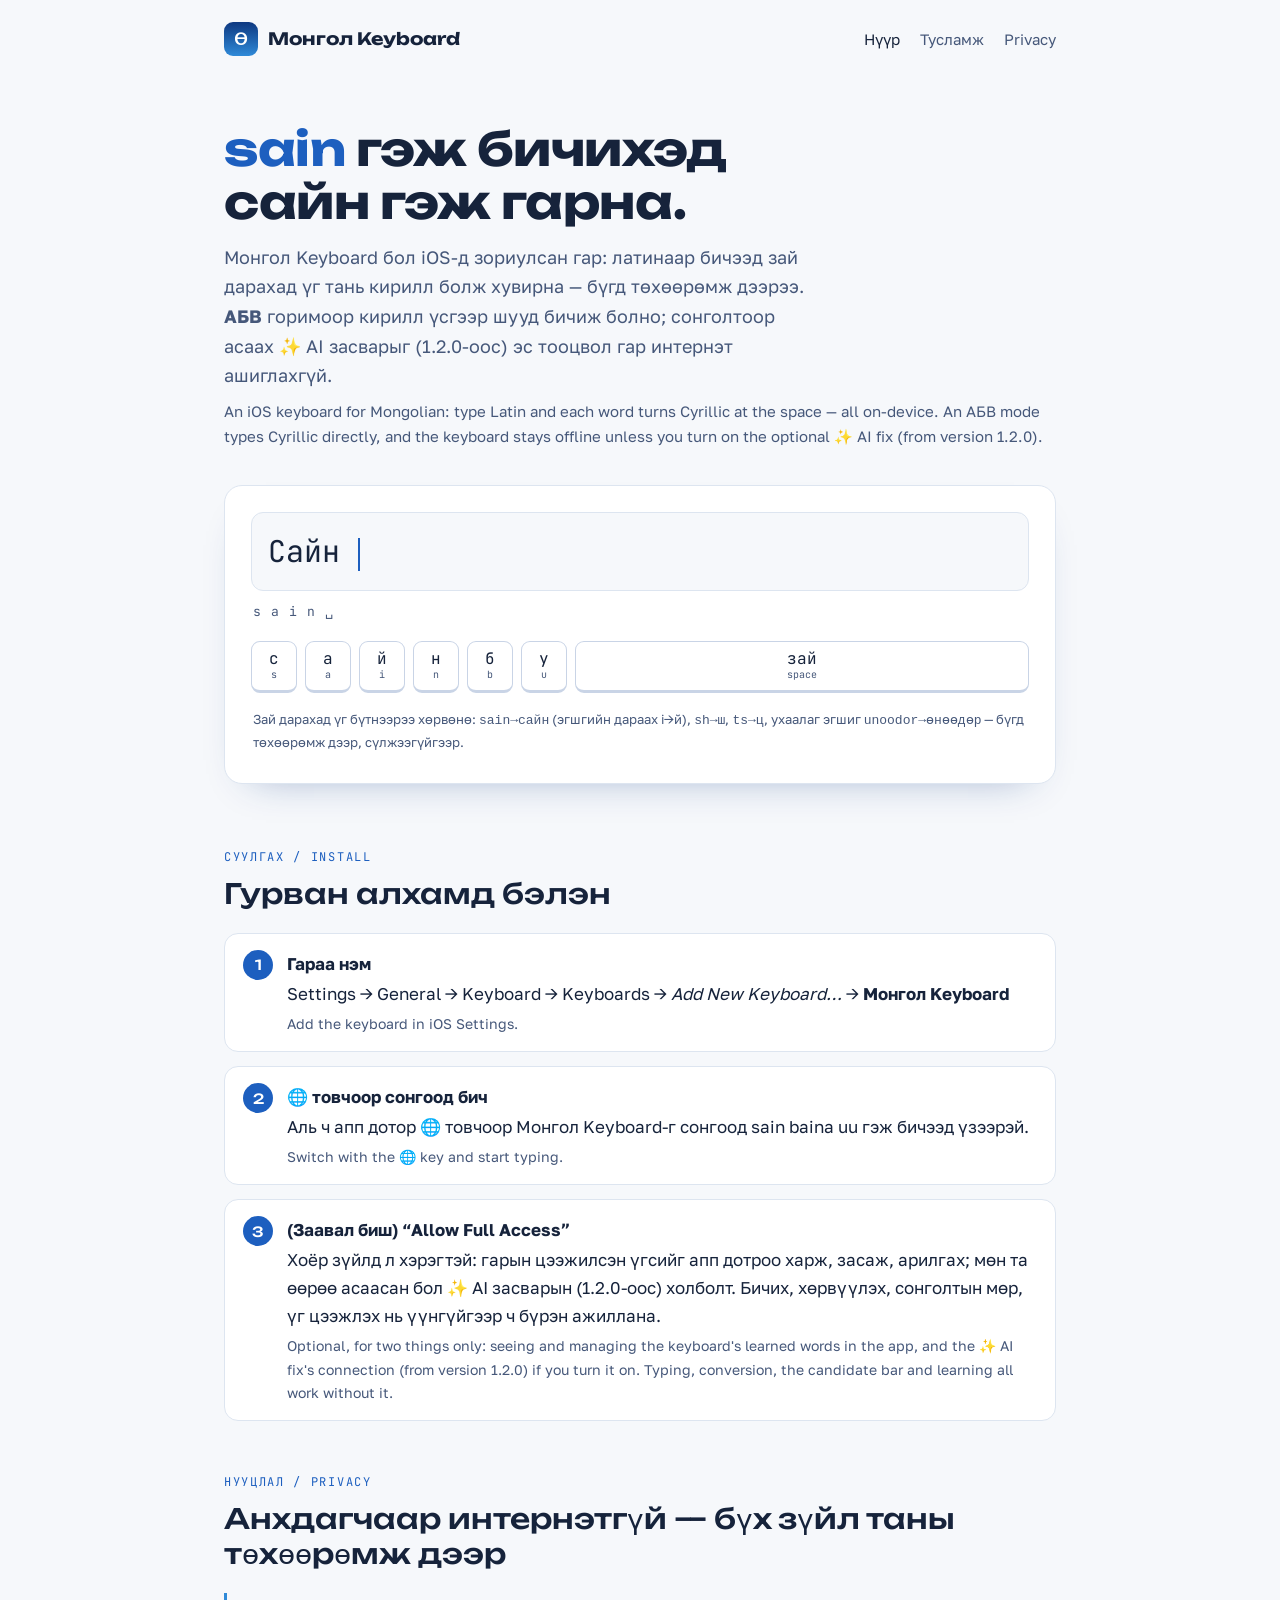
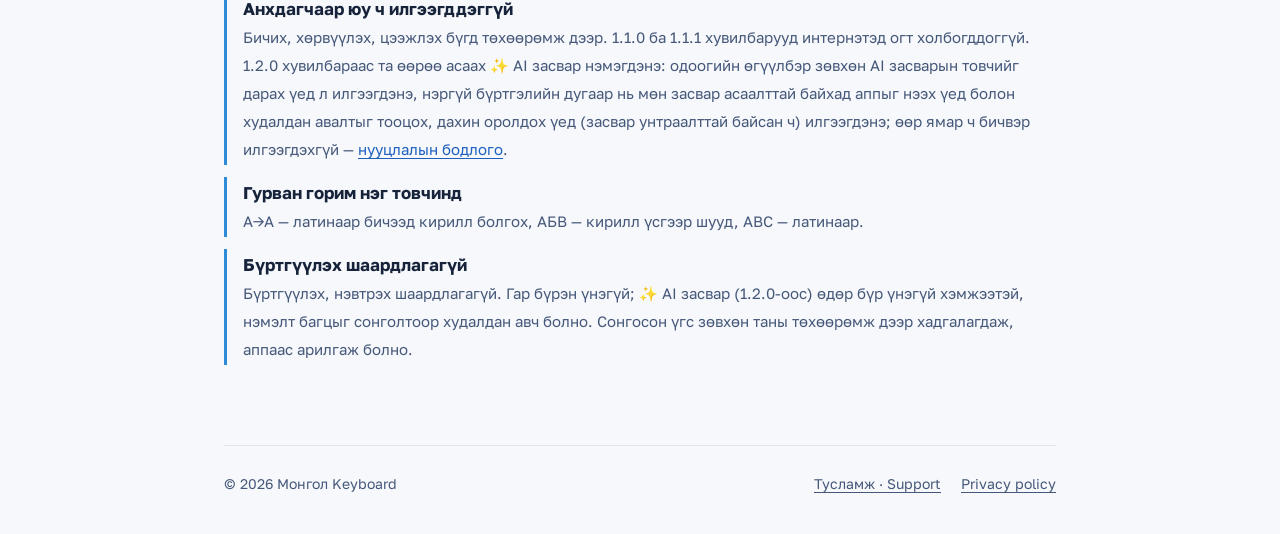
<file: index.html>
<!doctype html>
<html lang="mn">
<head>
  <meta charset="utf-8">
  <meta name="viewport" content="width=device-width, initial-scale=1">
  <title>Монгол Keyboard — Латинаар бич, кириллээр гарна</title>
  <meta name="description" content="iOS гар: латинаар бичээд зай дарахад үг тань монгол кирилл болж хувирна. Бүгд төхөөрөмж дээр; сонголтоор асаах ✨ AI засварыг (1.2.0-оос) эс тооцвол интернэтгүй.">
  <meta name="color-scheme" content="light dark">
  <link rel="preconnect" href="https://fonts.googleapis.com">
  <link rel="preconnect" href="https://fonts.gstatic.com" crossorigin>
  <link href="https://fonts.googleapis.com/css2?family=Unbounded:wght@500;700&family=Golos+Text:wght@400;500;600&family=JetBrains+Mono:wght@400;600&display=swap" rel="stylesheet">
  <link rel="stylesheet" href="assets/style.css">
  <link rel="icon" href="data:image/svg+xml,<svg xmlns='http://www.w3.org/2000/svg' viewBox='0 0 100 100'><rect width='100' height='100' rx='22' fill='%230E3880'/><text x='50' y='68' font-size='52' text-anchor='middle' fill='white' font-family='Arial'>Ө</text></svg>">
</head>
<body>
  <div class="wrap">

    <header class="site-header">
      <a class="wordmark" href="./"><span class="glyph" aria-hidden="true">Ө</span>Монгол Keyboard</a>
      <nav class="site-nav" aria-label="Site">
        <a href="./" aria-current="page">Нүүр</a>
        <a href="support/">Тусламж</a>
        <a href="privacy/">Privacy</a>
      </nav>
    </header>

    <main>
      <section class="hero">
        <h1><span class="lat">sain</span> гэж бичихэд <br>сайн гэж гарна.</h1>
        <p class="sub">Монгол Keyboard бол iOS-д зориулсан гар: латинаар бичээд зай дарахад үг тань кирилл болж хувирна — бүгд төхөөрөмж дээрээ. <strong>АБВ</strong> горимоор кирилл үсгээр шууд бичиж болно; сонголтоор асаах ✨ AI засварыг (1.2.0-оос) эс тооцвол гар интернэт ашиглахгүй.</p>
        <p class="sub-en" lang="en">An iOS keyboard for Mongolian: type Latin and each word turns Cyrillic at the space — all on-device. An АБВ mode types Cyrillic directly, and the keyboard stays offline unless you turn on the optional ✨ AI fix (from version 1.2.0).</p>

        <div class="demo">
          <div class="demo-live">
            <div class="demo-field" id="demo-text" aria-hidden="true"></div>
            <div class="demo-latin" id="demo-latin" aria-hidden="true"></div>
            <div class="keyrow" id="demo-keys" aria-hidden="true">
              <div class="key" data-key="s">с<small>s</small></div>
              <div class="key" data-key="a">а<small>a</small></div>
              <div class="key" data-key="i">й<small>i</small></div>
              <div class="key" data-key="n">н<small>n</small></div>
              <div class="key" data-key="b">б<small>b</small></div>
              <div class="key" data-key="u">у<small>u</small></div>
              <div class="key" data-key="space" style="flex:1 1 90px">зай<small>space</small></div>
            </div>
          </div>
          <div class="demo-static">
            <div class="demo-field">sain baina uu <span class="arrow">→</span> Сайн байна уу</div>
          </div>
          <p class="demo-note">Зай дарахад үг бүтнээрээ хөрвөнө: <code>sain→сайн</code> (эгшгийн дараах i→й), <code>sh→ш</code>, <code>ts→ц</code>, ухаалаг эгшиг <code>unoodor→өнөөдөр</code> — бүгд төхөөрөмж дээр, сүлжээгүйгээр.</p>
        </div>
      </section>

      <section id="install">
        <p class="eyebrow">Суулгах / Install</p>
        <h2>Гурван алхамд бэлэн</h2>
        <ol class="steps">
          <li>
            <b>Гараа нэм</b>
            Settings → General → Keyboard → Keyboards → <i>Add New Keyboard…</i> → <b>Монгол Keyboard</b>
            <span class="en" lang="en">Add the keyboard in iOS Settings.</span>
          </li>
          <li>
            <b>🌐 товчоор сонгоод бич</b>
            Аль ч апп дотор 🌐 товчоор Монгол Keyboard-г сонгоод <span class="lat">sain baina uu</span> гэж бичээд үзээрэй.
            <span class="en" lang="en">Switch with the 🌐 key and start typing.</span>
          </li>
          <li>
            <b>(Заавал биш) “Allow Full Access”</b>
            Хоёр зүйлд л хэрэгтэй: гарын цээжилсэн үгсийг апп дотроо харж, засаж, арилгах; мөн та өөрөө асаасан бол ✨ AI засварын (1.2.0-оос) холболт. Бичих, хөрвүүлэх, сонголтын мөр, үг цээжлэх нь үүнгүйгээр ч бүрэн ажиллана.
            <span class="en" lang="en">Optional, for two things only: seeing and managing the keyboard's learned words in the app, and the ✨ AI fix's connection (from version 1.2.0) if you turn it on. Typing, conversion, the candidate bar and learning all work without it.</span>
          </li>
        </ol>
      </section>

      <section id="offline">
        <p class="eyebrow">Нууцлал / Privacy</p>
        <h2>Анхдагчаар интернэтгүй — бүх зүйл таны төхөөрөмж дээр</h2>
        <div class="promise">
          <div><b>Анхдагчаар юу ч илгээгддэггүй</b><span>Бичих, хөрвүүлэх, цээжлэх бүгд төхөөрөмж дээр. 1.1.0 ба 1.1.1 хувилбарууд интернэтэд огт холбогддоггүй. 1.2.0 хувилбараас та өөрөө асаах ✨ AI засвар нэмэгдэнэ: одоогийн өгүүлбэр зөвхөн AI засварын товчийг дарах үед л илгээгдэнэ, нэргүй бүртгэлийн дугаар нь мөн засвар асаалттай байхад аппыг нээх үед болон худалдан авалтыг тооцох, дахин оролдох үед (засвар унтраалттай байсан ч) илгээгдэнэ; өөр ямар ч бичвэр илгээгдэхгүй — <a href="privacy/">нууцлалын бодлого</a>.</span></div>
          <div><b>Гурван горим нэг товчинд</b><span>A→А — латинаар бичээд кирилл болгох, АБВ — кирилл үсгээр шууд, ABC — латинаар.</span></div>
          <div><b>Бүртгүүлэх шаардлагагүй</b><span>Бүртгүүлэх, нэвтрэх шаардлагагүй. Гар бүрэн үнэгүй; ✨ AI засвар (1.2.0-оос) өдөр бүр үнэгүй хэмжээтэй, нэмэлт багцыг сонголтоор худалдан авч болно. Сонгосон үгс зөвхөн таны төхөөрөмж дээр хадгалагдаж, аппаас арилгаж болно.</span></div>
        </div>
      </section>
    </main>

    <footer class="site-footer">
      <span>© 2026 Монгол Keyboard</span>
      <nav aria-label="Footer">
        <a href="support/">Тусламж · Support</a>
        <a href="privacy/">Privacy policy</a>
      </nav>
    </footer>

  </div>
  <script src="assets/demo.js" defer></script>
</body>
</html>
</file>
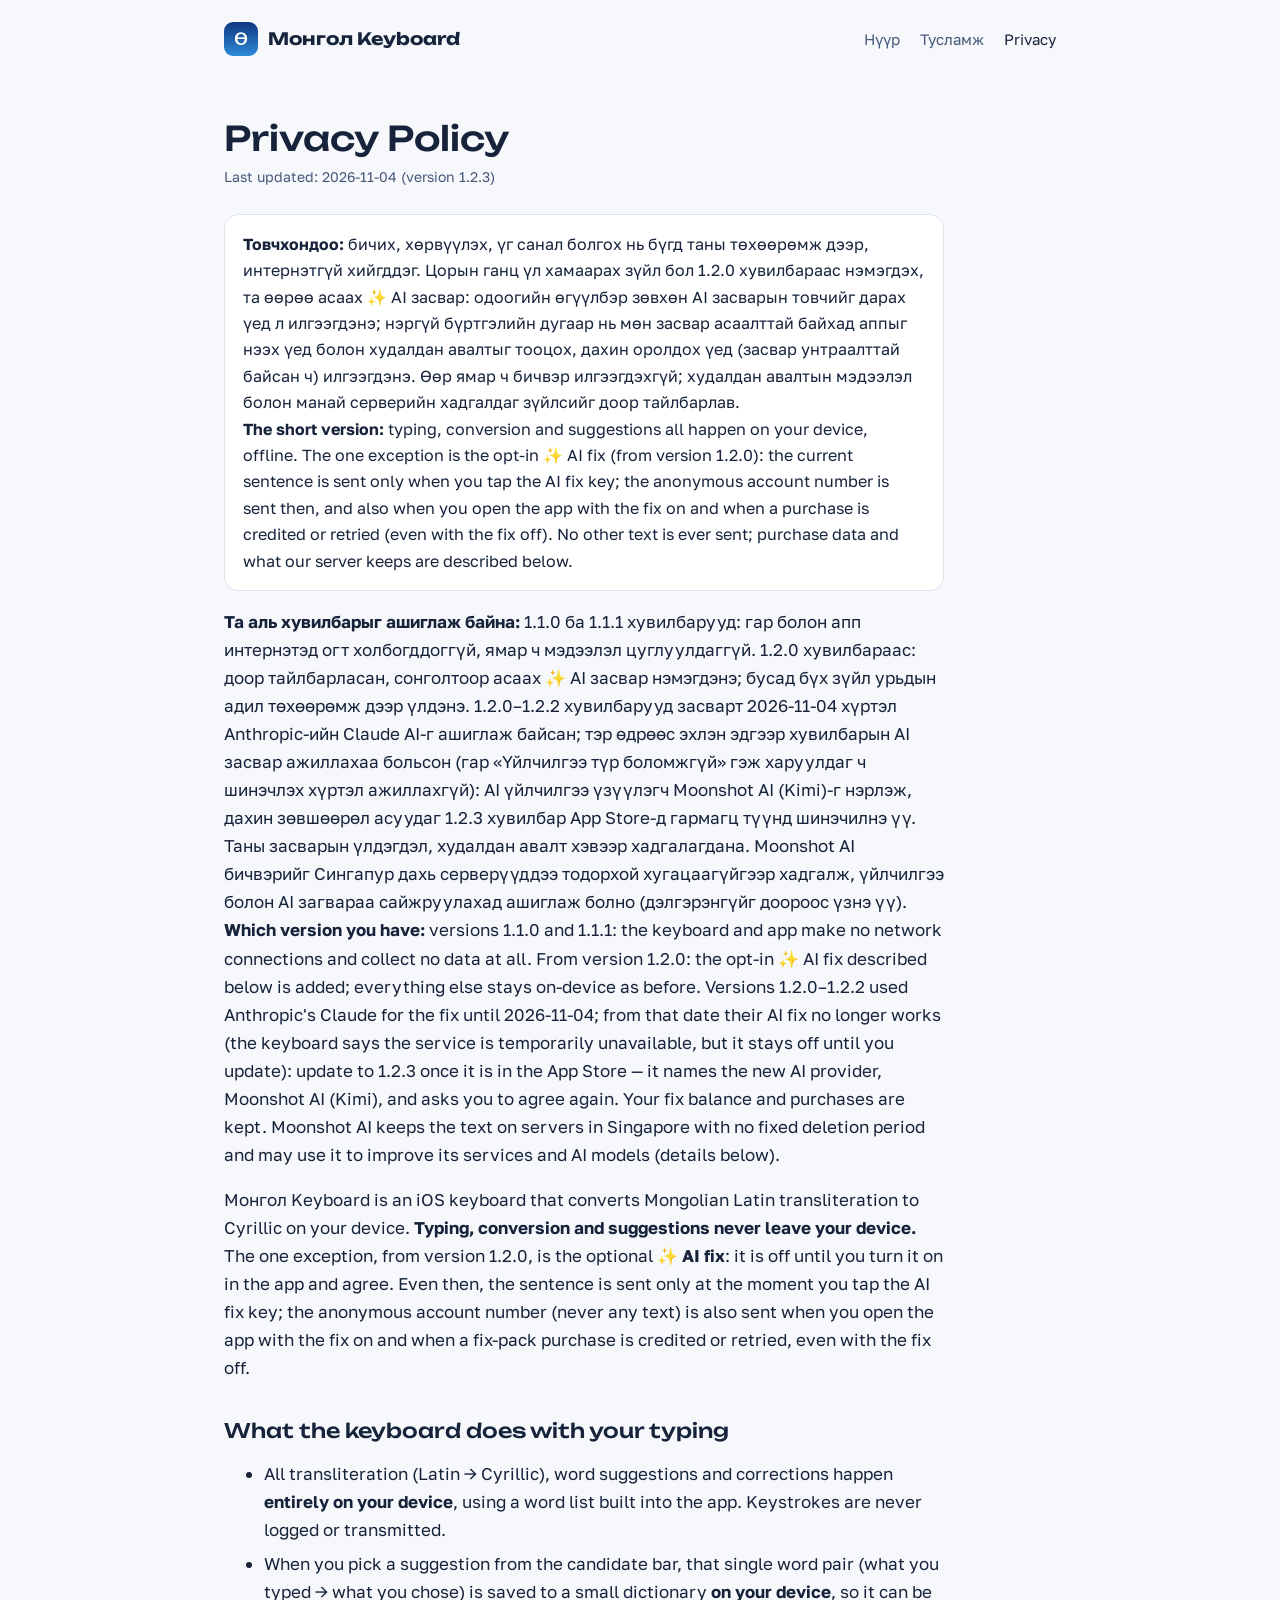
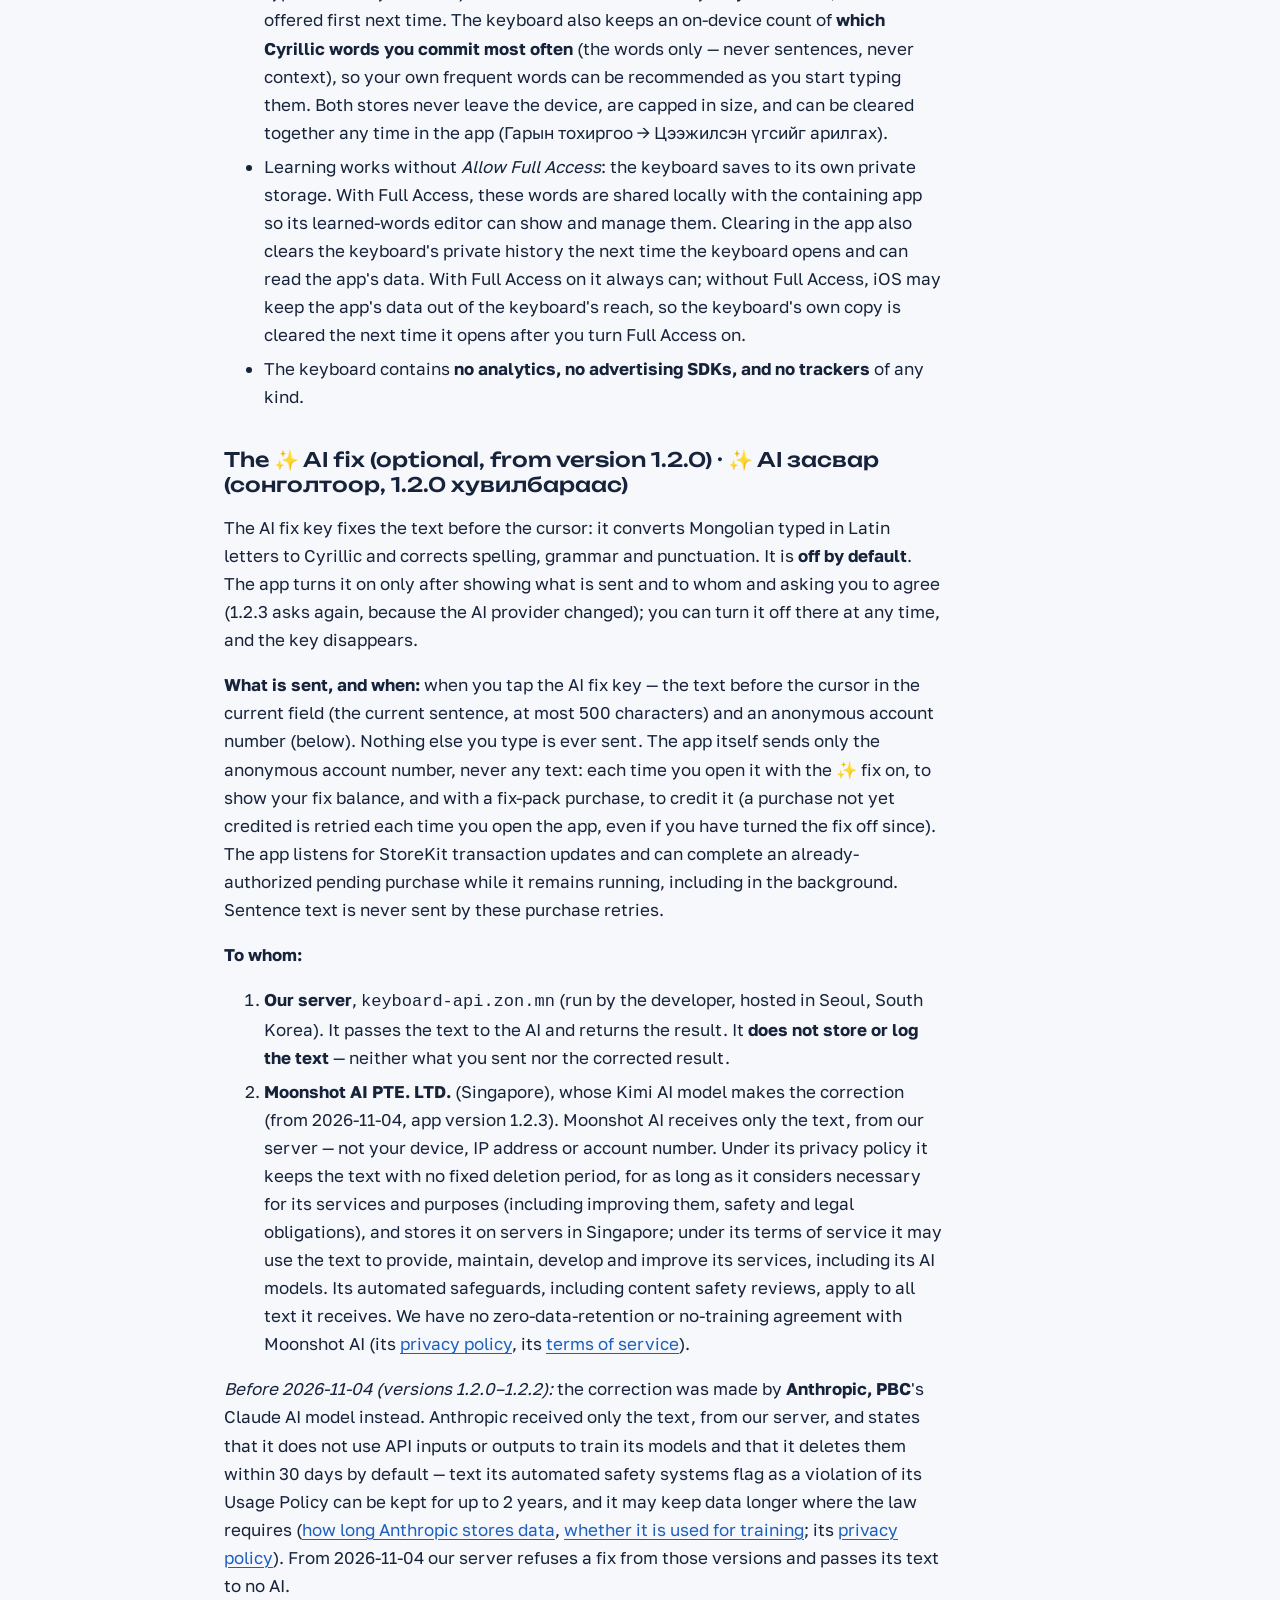
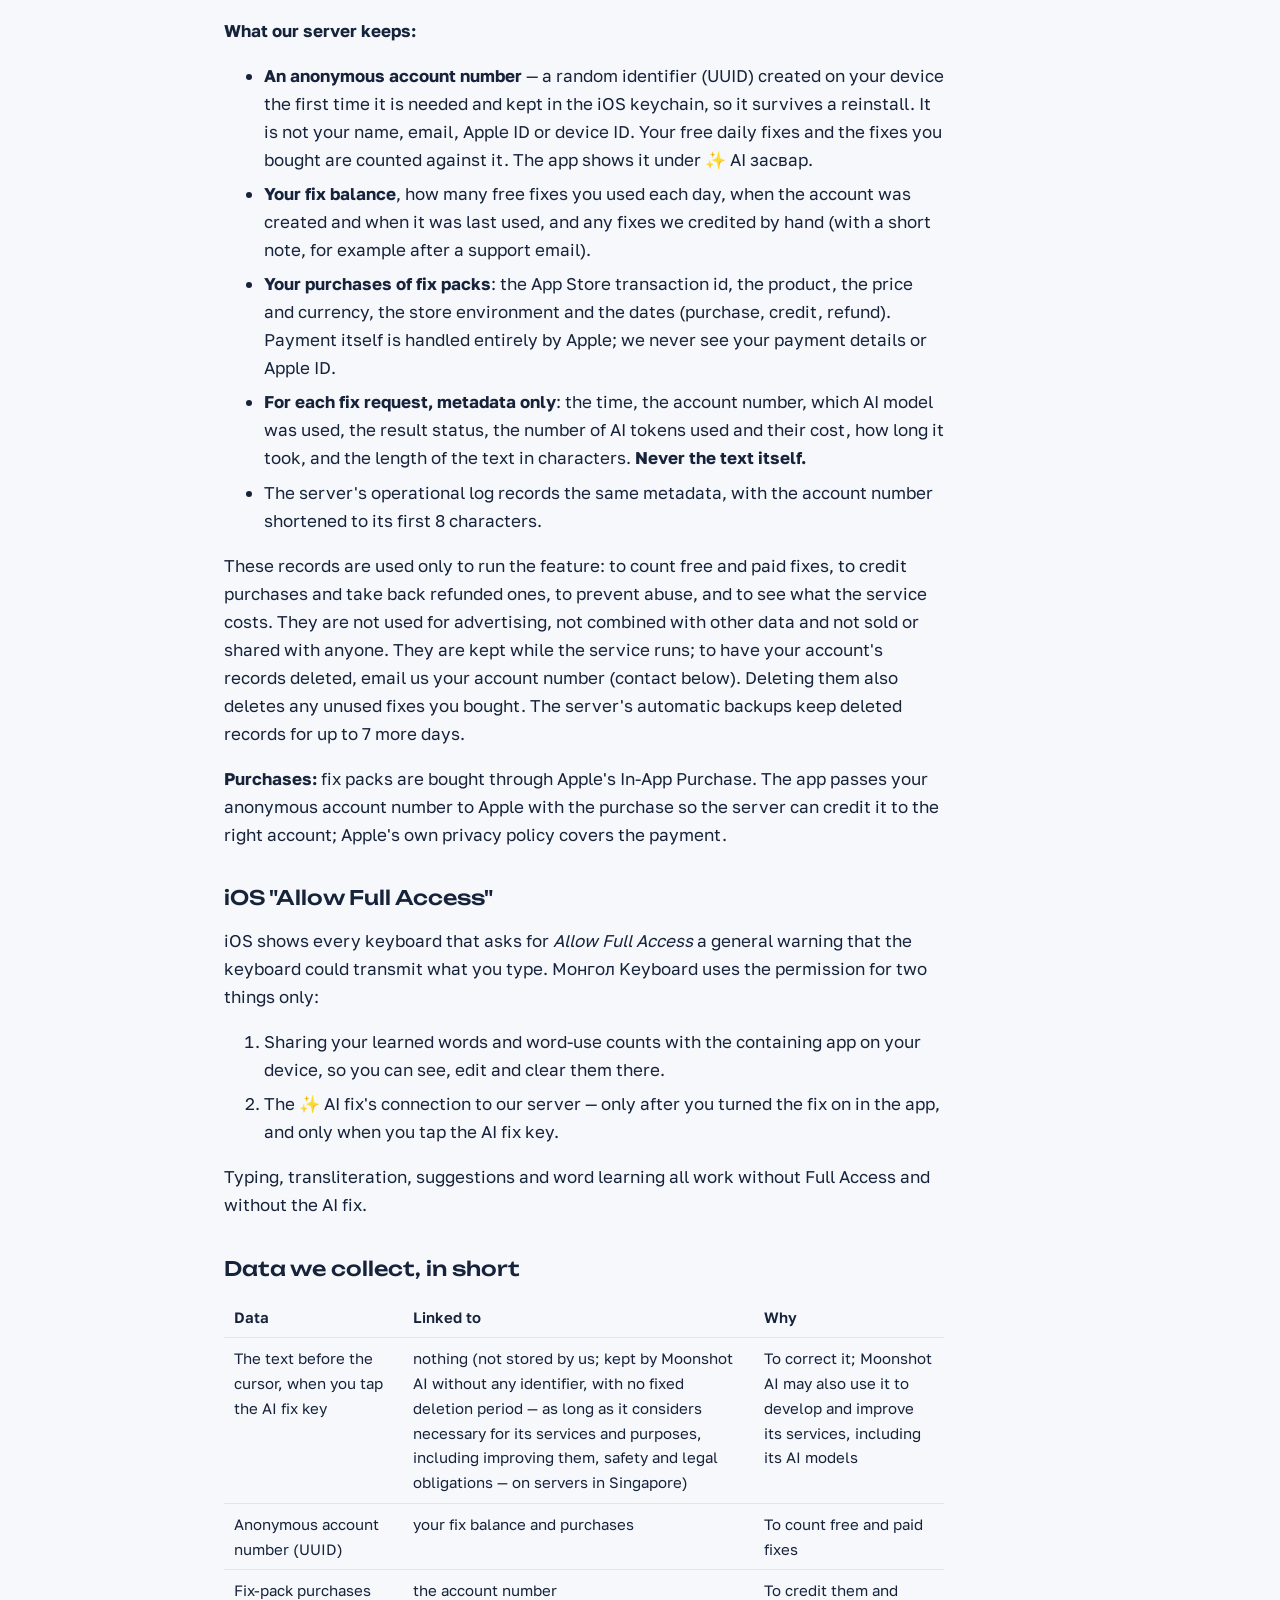
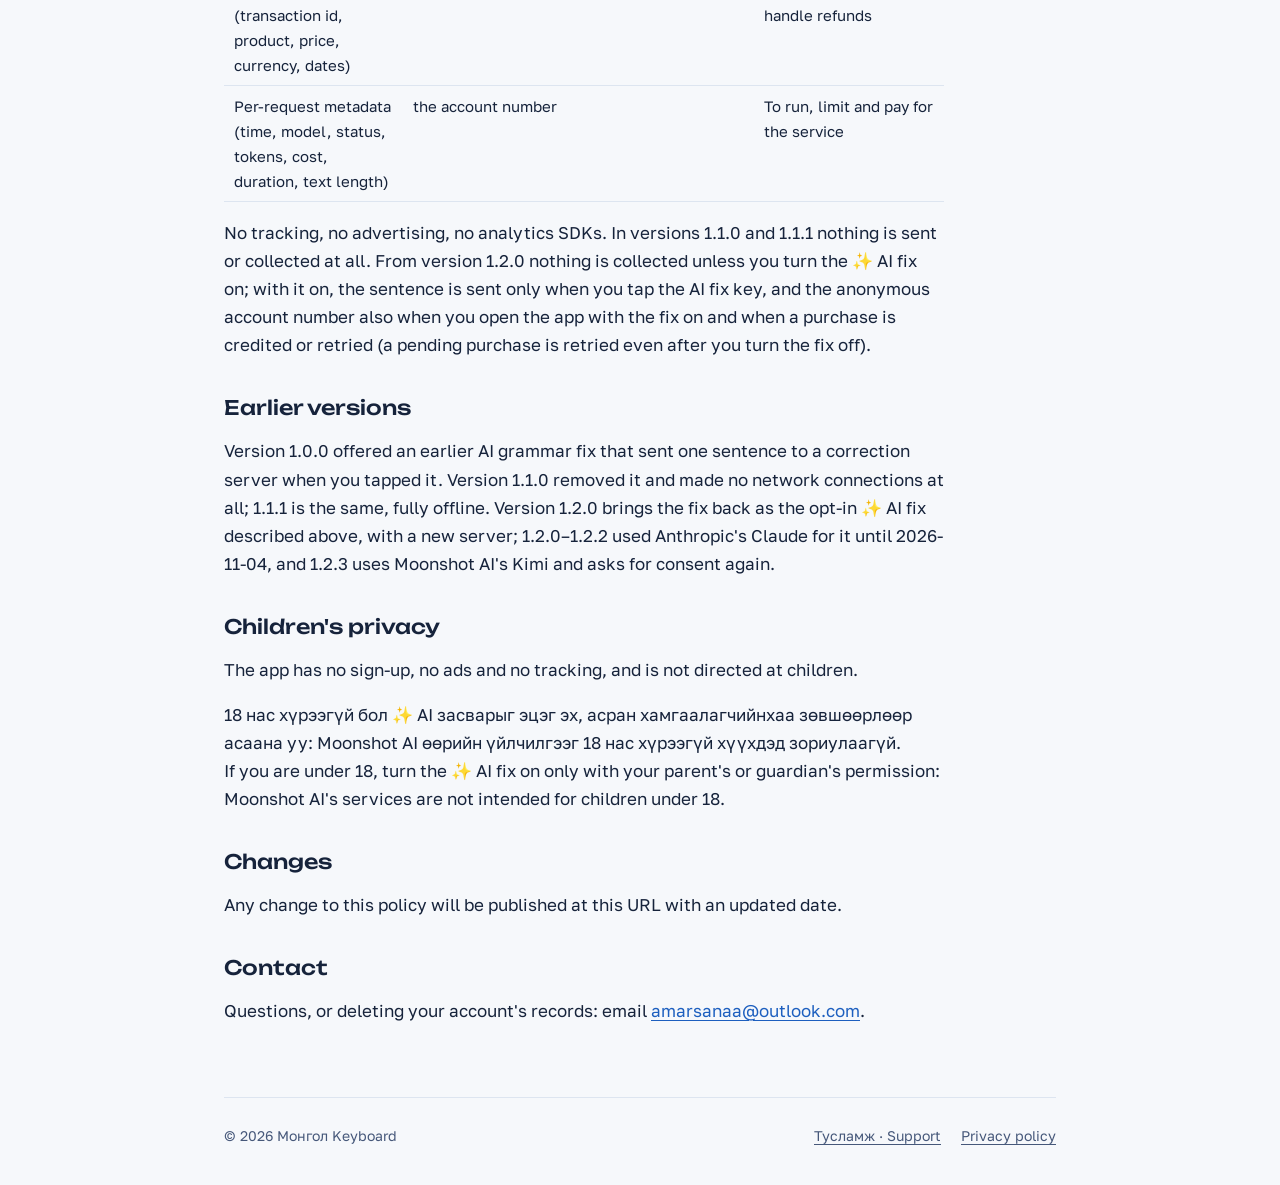
<file: privacy/index.html>
<!doctype html>
<html lang="en">
<head>
  <meta charset="utf-8">
  <meta name="viewport" content="width=device-width, initial-scale=1">
  <title>Privacy Policy — Монгол Keyboard</title>
  <meta name="description" content="Privacy policy for the Монгол Keyboard iOS app: typing, conversion and suggestions stay on-device and offline. Versions 1.1.0 and 1.1.1 make no network connections at all. From version 1.2.0 the opt-in ✨ AI fix sends the current sentence when you tap it, plus an anonymous account number (also when you open the app with the fix on to show your balance, and when a purchase is credited or retried, even with the fix off); sentence text is never stored or logged by us.">
  <meta name="color-scheme" content="light dark">
  <link rel="preconnect" href="https://fonts.googleapis.com">
  <link rel="preconnect" href="https://fonts.gstatic.com" crossorigin>
  <link href="https://fonts.googleapis.com/css2?family=Unbounded:wght@500;700&family=Golos+Text:wght@400;500;600&family=JetBrains+Mono:wght@400;600&display=swap" rel="stylesheet">
  <link rel="stylesheet" href="../assets/style.css">
  <link rel="icon" href="data:image/svg+xml,<svg xmlns='http://www.w3.org/2000/svg' viewBox='0 0 100 100'><rect width='100' height='100' rx='22' fill='%230E3880'/><text x='50' y='68' font-size='52' text-anchor='middle' fill='white' font-family='Arial'>Ө</text></svg>">
</head>
<body>
  <div class="wrap">

    <header class="site-header">
      <a class="wordmark" href="../"><span class="glyph" aria-hidden="true">Ө</span>Монгол Keyboard</a>
      <nav class="site-nav" aria-label="Site">
        <a href="../">Нүүр</a>
        <a href="../support/">Тусламж</a>
        <a href="./" aria-current="page">Privacy</a>
      </nav>
    </header>

    <main class="doc">
      <h1>Privacy Policy</h1>
      <p class="updated">Last updated: 2026-11-04 (version 1.2.3)</p>

      <p class="lede">
        <span lang="mn"><b>Товчхондоо:</b> бичих, хөрвүүлэх, үг санал болгох нь бүгд таны төхөөрөмж дээр, интернэтгүй хийгддэг. Цорын ганц үл хамаарах зүйл бол 1.2.0 хувилбараас нэмэгдэх, та өөрөө асаах ✨ AI засвар: одоогийн өгүүлбэр зөвхөн AI засварын товчийг дарах үед л илгээгдэнэ; нэргүй бүртгэлийн дугаар нь мөн засвар асаалттай байхад аппыг нээх үед болон худалдан авалтыг тооцох, дахин оролдох үед (засвар унтраалттай байсан ч) илгээгдэнэ. Өөр ямар ч бичвэр илгээгдэхгүй; худалдан авалтын мэдээлэл болон манай серверийн хадгалдаг зүйлсийг доор тайлбарлав.</span><br>
        <b>The short version:</b> typing, conversion and suggestions all happen on your device, offline. The one exception is the opt-in ✨ AI fix (from version 1.2.0): the current sentence is sent only when you tap the AI fix key; the anonymous account number is sent then, and also when you open the app with the fix on and when a purchase is credited or retried (even with the fix off). No other text is ever sent; purchase data and what our server keeps are described below.
      </p>

      <p>
        <span lang="mn"><b>Та аль хувилбарыг ашиглаж байна:</b> 1.1.0 ба 1.1.1 хувилбарууд: гар болон апп интернэтэд огт холбогддоггүй, ямар ч мэдээлэл цуглуулдаггүй. 1.2.0 хувилбараас: доор тайлбарласан, сонголтоор асаах ✨ AI засвар нэмэгдэнэ; бусад бүх зүйл урьдын адил төхөөрөмж дээр үлдэнэ. 1.2.0–1.2.2 хувилбарууд засварт 2026-11-04 хүртэл Anthropic-ийн Claude AI-г ашиглаж байсан; тэр өдрөөс эхлэн эдгээр хувилбарын AI засвар ажиллахаа больсон (гар «Үйлчилгээ түр боломжгүй» гэж харуулдаг ч шинэчлэх хүртэл ажиллахгүй): AI үйлчилгээ үзүүлэгч Moonshot AI (Kimi)-г нэрлэж, дахин зөвшөөрөл асуудаг 1.2.3 хувилбар App Store-д гармагц түүнд шинэчилнэ үү. Таны засварын үлдэгдэл, худалдан авалт хэвээр хадгалагдана. Moonshot AI бичвэрийг Сингапур дахь серверүүддээ тодорхой хугацаагүйгээр хадгалж, үйлчилгээ болон AI загвараа сайжруулахад ашиглаж болно (дэлгэрэнгүйг доороос үзнэ үү).</span><br>
        <b>Which version you have:</b> versions 1.1.0 and 1.1.1: the keyboard and app make no network connections and collect no data at all. From version 1.2.0: the opt-in ✨ AI fix described below is added; everything else stays on-device as before. Versions 1.2.0–1.2.2 used Anthropic's Claude for the fix until 2026-11-04; from that date their AI fix no longer works (the keyboard says the service is temporarily unavailable, but it stays off until you update): update to 1.2.3 once it is in the App Store — it names the new AI provider, Moonshot AI (Kimi), and asks you to agree again. Your fix balance and purchases are kept. Moonshot AI keeps the text on servers in Singapore with no fixed deletion period and may use it to improve its services and AI models (details below).
      </p>

      <p>Монгол Keyboard is an iOS keyboard that converts Mongolian Latin transliteration to Cyrillic on your device. <strong>Typing, conversion and suggestions never leave your device.</strong> The one exception, from version 1.2.0, is the optional <strong>✨ AI fix</strong>: it is off until you turn it on in the app and agree. Even then, the sentence is sent only at the moment you tap the AI fix key; the anonymous account number (never any text) is also sent when you open the app with the fix on and when a fix-pack purchase is credited or retried, even with the fix off.</p>

      <h2>What the keyboard does with your typing</h2>
      <ul>
        <li>All transliteration (Latin → Cyrillic), word suggestions and corrections happen <strong>entirely on your device</strong>, using a word list built into the app. Keystrokes are never logged or transmitted.</li>
        <li>When you pick a suggestion from the candidate bar, that single word pair (what you typed → what you chose) is saved to a small dictionary <strong>on your device</strong>, so it can be offered first next time. The keyboard also keeps an on-device count of <strong>which Cyrillic words you commit most often</strong> (the words only — never sentences, never context), so your own frequent words can be recommended as you start typing them. Both stores never leave the device, are capped in size, and can be cleared together any time in the app (Гарын тохиргоо → Цээжилсэн үгсийг арилгах).</li>
        <li>Learning works without <em>Allow Full Access</em>: the keyboard saves to its own private storage. With Full Access, these words are shared locally with the containing app so its learned-words editor can show and manage them. Clearing in the app also clears the keyboard's private history the next time the keyboard opens and can read the app's data. With Full Access on it always can; without Full Access, iOS may keep the app's data out of the keyboard's reach, so the keyboard's own copy is cleared the next time it opens after you turn Full Access on.</li>
        <li>The keyboard contains <strong>no analytics, no advertising SDKs, and no trackers</strong> of any kind.</li>
      </ul>

      <h2>The ✨ AI fix (optional, from version 1.2.0) <span lang="mn">· ✨ AI засвар (сонголтоор, 1.2.0 хувилбараас)</span></h2>
      <p>The AI fix key fixes the text before the cursor: it converts Mongolian typed in Latin letters to Cyrillic and corrects spelling, grammar and punctuation. It is <strong>off by default</strong>. The app turns it on only after showing what is sent and to whom and asking you to agree (1.2.3 asks again, because the AI provider changed); you can turn it off there at any time, and the key disappears.</p>

      <p><strong>What is sent, and when:</strong> when you tap the AI fix key — the text before the cursor in the current field (the current sentence, at most 500 characters) and an anonymous account number (below). Nothing else you type is ever sent. The app itself sends only the anonymous account number, never any text: each time you open it with the ✨ fix on, to show your fix balance, and with a fix-pack purchase, to credit it (a purchase not yet credited is retried each time you open the app, even if you have turned the fix off since). The app listens for StoreKit transaction updates and can complete an already-authorized pending purchase while it remains running, including in the background. Sentence text is never sent by these purchase retries.</p>

      <p><strong>To whom:</strong></p>
      <ol>
        <li><strong>Our server</strong>, <code>keyboard-api.zon.mn</code> (run by the developer, hosted in Seoul, South Korea). It passes the text to the AI and returns the result. It <strong>does not store or log the text</strong> — neither what you sent nor the corrected result.</li>
        <li><strong>Moonshot AI PTE. LTD.</strong> (Singapore), whose Kimi AI model makes the correction (from 2026-11-04, app version 1.2.3). Moonshot AI receives only the text, from our server — not your device, IP address or account number. Under its privacy policy it keeps the text with no fixed deletion period, for as long as it considers necessary for its services and purposes (including improving them, safety and legal obligations), and stores it on servers in Singapore; under its terms of service it may use the text to provide, maintain, develop and improve its services, including its AI models. Its automated safeguards, including content safety reviews, apply to all text it receives. We have no zero-data-retention or no-training agreement with Moonshot AI (its <a href="https://platform.kimi.ai/docs/agreement/userprivacy" rel="noopener">privacy policy</a>, its <a href="https://platform.kimi.ai/docs/agreement/modeluse" rel="noopener">terms of service</a>).</li>
      </ol>

      <p><em>Before 2026-11-04 (versions 1.2.0–1.2.2):</em> the correction was made by <strong>Anthropic, PBC</strong>'s Claude AI model instead. Anthropic received only the text, from our server, and states that it does not use API inputs or outputs to train its models and that it deletes them within 30 days by default — text its automated safety systems flag as a violation of its Usage Policy can be kept for up to 2 years, and it may keep data longer where the law requires (<a href="https://privacy.claude.com/en/articles/7996866-how-long-do-you-store-my-organization-s-data" rel="noopener">how long Anthropic stores data</a>, <a href="https://privacy.claude.com/en/articles/7996868-is-my-data-used-for-model-training" rel="noopener">whether it is used for training</a>; its <a href="https://www.anthropic.com/legal/privacy" rel="noopener">privacy policy</a>). From 2026-11-04 our server refuses a fix from those versions and passes its text to no AI.</p>

      <p><strong>What our server keeps:</strong></p>
      <ul>
        <li><strong>An anonymous account number</strong> — a random identifier (UUID) created on your device the first time it is needed and kept in the iOS keychain, so it survives a reinstall. It is not your name, email, Apple ID or device ID. Your free daily fixes and the fixes you bought are counted against it. The app shows it under ✨ AI засвар.</li>
        <li><strong>Your fix balance</strong>, how many free fixes you used each day, when the account was created and when it was last used, and any fixes we credited by hand (with a short note, for example after a support email).</li>
        <li><strong>Your purchases of fix packs</strong>: the App Store transaction id, the product, the price and currency, the store environment and the dates (purchase, credit, refund). Payment itself is handled entirely by Apple; we never see your payment details or Apple ID.</li>
        <li><strong>For each fix request, metadata only</strong>: the time, the account number, which AI model was used, the result status, the number of AI tokens used and their cost, how long it took, and the length of the text in characters. <strong>Never the text itself.</strong></li>
        <li>The server's operational log records the same metadata, with the account number shortened to its first 8 characters.</li>
      </ul>

      <p>These records are used only to run the feature: to count free and paid fixes, to credit purchases and take back refunded ones, to prevent abuse, and to see what the service costs. They are not used for advertising, not combined with other data and not sold or shared with anyone. They are kept while the service runs; to have your account's records deleted, email us your account number (contact below). Deleting them also deletes any unused fixes you bought. The server's automatic backups keep deleted records for up to 7 more days.</p>

      <p><strong>Purchases:</strong> fix packs are bought through Apple's In-App Purchase. The app passes your anonymous account number to Apple with the purchase so the server can credit it to the right account; Apple's own privacy policy covers the payment.</p>

      <h2>iOS "Allow Full Access"</h2>
      <p>iOS shows every keyboard that asks for <em>Allow Full Access</em> a general warning that the keyboard could transmit what you type. Монгол Keyboard uses the permission for two things only:</p>
      <ol>
        <li>Sharing your learned words and word-use counts with the containing app on your device, so you can see, edit and clear them there.</li>
        <li>The ✨ AI fix's connection to our server — only after you turned the fix on in the app, and only when you tap the AI fix key.</li>
      </ol>
      <p>Typing, transliteration, suggestions and word learning all work without Full Access and without the AI fix.</p>

      <h2>Data we collect, in short</h2>
      <table>
        <thead>
          <tr><th>Data</th><th>Linked to</th><th>Why</th></tr>
        </thead>
        <tbody>
          <tr><td>The text before the cursor, when you tap the AI fix key</td><td>nothing (not stored by us; kept by Moonshot AI without any identifier, with no fixed deletion period — as long as it considers necessary for its services and purposes, including improving them, safety and legal obligations — on servers in Singapore)</td><td>To correct it; Moonshot AI may also use it to develop and improve its services, including its AI models</td></tr>
          <tr><td>Anonymous account number (UUID)</td><td>your fix balance and purchases</td><td>To count free and paid fixes</td></tr>
          <tr><td>Fix-pack purchases (transaction id, product, price, currency, dates)</td><td>the account number</td><td>To credit them and handle refunds</td></tr>
          <tr><td>Per-request metadata (time, model, status, tokens, cost, duration, text length)</td><td>the account number</td><td>To run, limit and pay for the service</td></tr>
        </tbody>
      </table>
      <p>No tracking, no advertising, no analytics SDKs. In versions 1.1.0 and 1.1.1 nothing is sent or collected at all. From version 1.2.0 nothing is collected unless you turn the ✨ AI fix on; with it on, the sentence is sent only when you tap the AI fix key, and the anonymous account number also when you open the app with the fix on and when a purchase is credited or retried (a pending purchase is retried even after you turn the fix off).</p>

      <h2>Earlier versions</h2>
      <p>Version 1.0.0 offered an earlier AI grammar fix that sent one sentence to a correction server when you tapped it. Version 1.1.0 removed it and made no network connections at all; 1.1.1 is the same, fully offline. Version 1.2.0 brings the fix back as the opt-in ✨ AI fix described above, with a new server; 1.2.0–1.2.2 used Anthropic's Claude for it until 2026-11-04, and 1.2.3 uses Moonshot AI's Kimi and asks for consent again.</p>

      <h2>Children's privacy</h2>
      <p>The app has no sign-up, no ads and no tracking, and is not directed at children.</p>
      <p>
        <span lang="mn">18 нас хүрээгүй бол ✨ AI засварыг эцэг эх, асран хамгаалагчийнхаа зөвшөөрлөөр асаана уу: Moonshot AI өөрийн үйлчилгээг 18 нас хүрээгүй хүүхдэд зориулаагүй.</span><br>
        If you are under 18, turn the ✨ AI fix on only with your parent's or guardian's permission: Moonshot AI's services are not intended for children under 18.
      </p>

      <h2>Changes</h2>
      <p>Any change to this policy will be published at this URL with an updated date.</p>

      <h2>Contact</h2>
      <p>Questions, or deleting your account's records: email <a href="mailto:amarsanaa@outlook.com">amarsanaa@outlook.com</a>.</p>
    </main>

    <footer class="site-footer">
      <span>© 2026 Монгол Keyboard</span>
      <nav aria-label="Footer">
        <a href="../support/">Тусламж · Support</a>
        <a href="./">Privacy policy</a>
      </nav>
    </footer>

  </div>
</body>
</html>
</file>
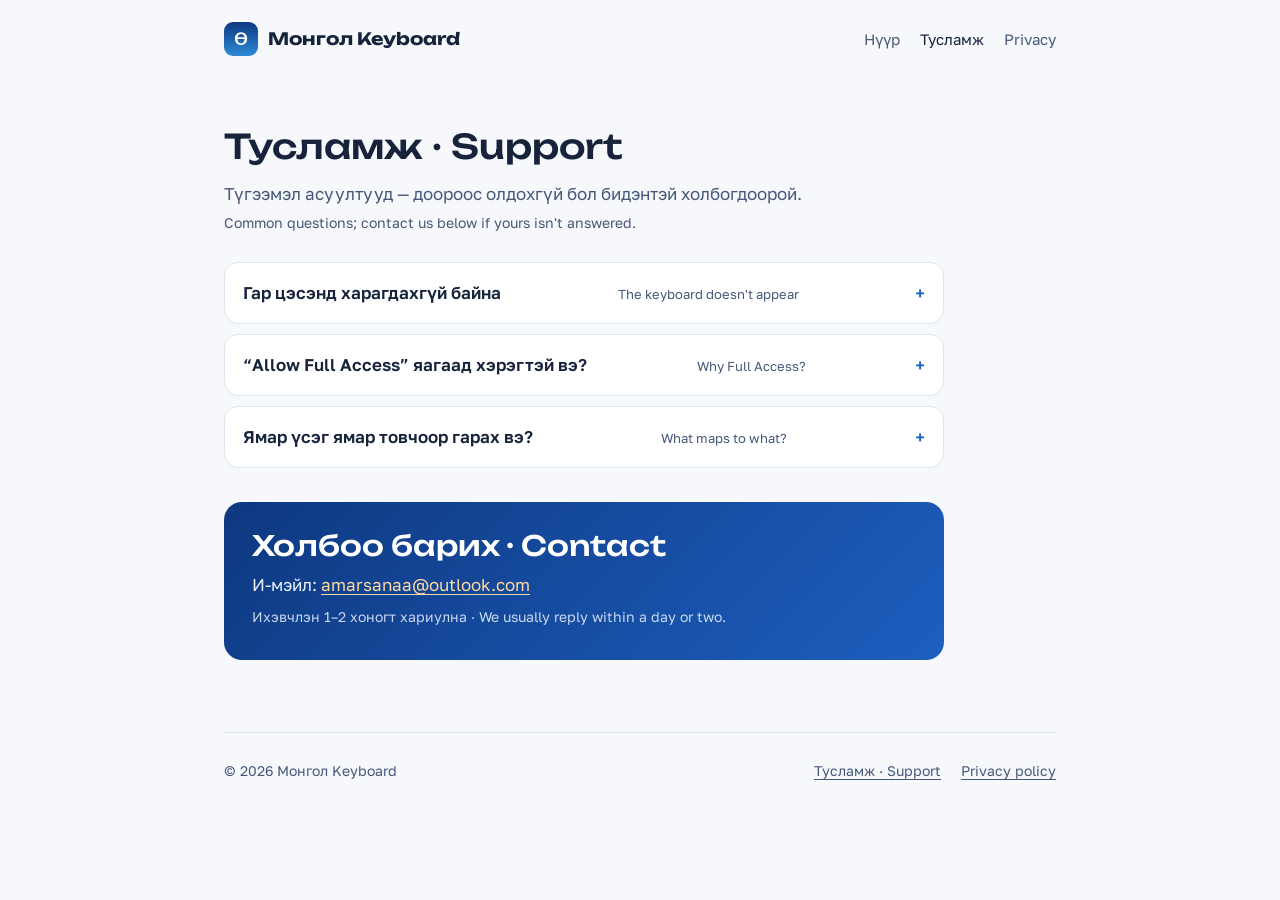
<file: support/index.html>
<!doctype html>
<html lang="mn">
<head>
  <meta charset="utf-8">
  <meta name="viewport" content="width=device-width, initial-scale=1">
  <title>Тусламж — Монгол Keyboard</title>
  <meta name="description" content="Монгол Keyboard-ийн тусламж: гараа суулгах, горимууд, түгээмэл асуултууд, холбоо барих.">
  <meta name="color-scheme" content="light dark">
  <link rel="preconnect" href="https://fonts.googleapis.com">
  <link rel="preconnect" href="https://fonts.gstatic.com" crossorigin>
  <link href="https://fonts.googleapis.com/css2?family=Unbounded:wght@500;700&family=Golos+Text:wght@400;500;600&family=JetBrains+Mono:wght@400;600&display=swap" rel="stylesheet">
  <link rel="stylesheet" href="../assets/style.css">
  <link rel="icon" href="data:image/svg+xml,<svg xmlns='http://www.w3.org/2000/svg' viewBox='0 0 100 100'><rect width='100' height='100' rx='22' fill='%230E3880'/><text x='50' y='68' font-size='52' text-anchor='middle' fill='white' font-family='Arial'>Ө</text></svg>">
</head>
<body>
  <div class="wrap">

    <header class="site-header">
      <a class="wordmark" href="../"><span class="glyph" aria-hidden="true">Ө</span>Монгол Keyboard</a>
      <nav class="site-nav" aria-label="Site">
        <a href="../">Нүүр</a>
        <a href="./" aria-current="page">Тусламж</a>
        <a href="../privacy/">Privacy</a>
      </nav>
    </header>

    <main class="faq">
      <h1 class="doc-title" style="font-family:'Unbounded',sans-serif;font-weight:500;font-size:clamp(24px,4vw,34px);margin:40px 0 6px;">Тусламж · Support</h1>
      <p style="color:var(--ink-soft);margin:0 0 26px;">Түгээмэл асуултууд — доороос олдохгүй бол бидэнтэй холбогдоорой.<br><span style="font-size:14px;">Common questions; contact us below if yours isn't answered.</span></p>

      <details>
        <summary>Гар цэсэнд харагдахгүй байна <span class="en-q" lang="en">The keyboard doesn't appear</span></summary>
        <p>Settings → General → Keyboard → Keyboards → <i>Add New Keyboard…</i> → <b>Монгол Keyboard</b>-г нэмсэн эсэхээ шалгаарай. Нэмсний дараа аль ч апп дотор 🌐 товчийг дараад (эсвэл удаан дарж) Монгол Keyboard-г сонгоно.</p>
        <p lang="en"><i>Add the keyboard in iOS Settings first, then switch to it with the 🌐 key in any app.</i></p>
      </details>

      <details>
        <summary>“Allow Full Access” яагаад хэрэгтэй вэ? <span class="en-q" lang="en">Why Full Access?</span></summary>
        <p>Заавал биш. Бид үүнийг хоёр зүйлд л ашиглана: гарын цээжилсэн үгс болон байнга бичдэг үгсийн тооллыг <b>зөвхөн төхөөрөмж дээр</b> аппад харуулж, засах, арилгах (хэзээ ч илгээгддэггүй); мөн (1.2.0-оос) та өөрөө асаасан бол ✨ AI засварын серверт холбогдох (зөвхөн AI засварын товчийг дарах үед). Бичих, хөрвүүлэх, сонголтын мөр, үг цээжлэх нь Full Access-гүйгээр ч бүрэн ажиллана. iOS ийм зөвшөөрөл хүссэн бүх гарт ерөнхий анхааруулга харуулдаг ч манай гар ✨ AI засварыг асаахгүй л бол интернэт ашиглахгүй — <a href="../privacy/">privacy policy</a>-г үзнэ үү.</p>
        <p lang="en"><i>Optional. We use it for two things only: showing the keyboard's learned words and word counts in the app so you can edit and clear them (on your device only, never transmitted), and, from version 1.2.0, the ✨ AI fix's connection to our server if you turn it on (only when you tap the AI fix key). Typing, conversion, the candidate bar and word learning all work without it. iOS shows a general warning for every keyboard that asks for it, but this keyboard stays offline unless you turn the ✨ AI fix on.</i></p>
      </details>

      <details>
        <summary>Ямар үсэг ямар товчоор гарах вэ? <span class="en-q" lang="en">What maps to what?</span></summary>
        <p><code>sh→ш</code> · <code>ch→ч</code> · <code>ts/c→ц</code> · <code>kh/h/x→х</code> · <code>yo→ё</code> · <code>yu→ю</code> · <code>ya→я</code> · <code>ii→ий</code> · <code>oe/ö→ө</code> · <code>ue/ü→ү</code> — бичиж буй үг идэвхтэй хэсэг болж тодорсон харагдах ба дээрх сонголтын мөрөөс хувилбар сонгож болно (сонголтыг тань гар төхөөрөмж дээрээ цээжилнэ); зай дарахад эхний хувилбараар хөрвөнө; ө, ү авахын тулд o, u товчийг удаан дарна. Түгээмэл үгсийн эгшгийн алдаа үг хөрвөхөд автоматаар засарна (unoodor → өнөөдөр). Эгшгийн дараах <code>i</code> нь <code>й</code> болно (<span style="font-family:'JetBrains Mono',monospace">sain→сайн</span>). Горимын товч A→А (латинаас кирилл) · АБВ (кирилл үсгээр шууд) · ABC (латинаар) гэж сэлгэнэ. Тоо, тэмдэгт (₮ орсон), эможи — 123 болон эможи давхаргаас.</p>
        <p lang="en"><i>The word you're typing shows as a highlighted segment with a candidate bar above the keys — space commits the first candidate, and your picks are remembered on your device. Long-press o or u for ө and ү. Common vowel mistypings auto-correct as the word converts (unoodor → өнөөдөр). The mode key cycles A→А (Latin to Cyrillic), АБВ (direct Cyrillic) and ABC (plain Latin); numbers, symbols (incl. ₮) and emoji live behind the 123 and 😀 keys.</i></p>
      </details>

      <div class="contact-card">
        <h2>Холбоо барих · Contact</h2>
        <p>И-мэйл: <a href="mailto:amarsanaa@outlook.com">amarsanaa@outlook.com</a></p>
        <p style="font-size:14px;opacity:.85;">Ихэвчлэн 1–2 хоногт хариулна · We usually reply within a day or two.</p>
      </div>
    </main>

    <footer class="site-footer">
      <span>© 2026 Монгол Keyboard</span>
      <nav aria-label="Footer">
        <a href="./">Тусламж · Support</a>
        <a href="../privacy/">Privacy policy</a>
      </nav>
    </footer>

  </div>
</body>
</html>
</file>
<file: assets/style.css>
/* Монгол Keyboard — site identity.
   Palette is the app icon's own: deep sky blues on cool paper.
   Display: Unbounded · Body: Golos Text · Demo/keys: JetBrains Mono. */

:root {
  --ink: #16233b;
  --ink-soft: #46587a;
  --paper: #f6f8fb;
  --card: #ffffff;
  --sky-deep: #0e3880;
  --sky: #1d5fbf;
  --sky-bright: #2f8ad8;
  --gold: #e8a13d;
  --key-face: #ffffff;
  --key-edge: #c9d4e6;
  --key-down: #dbe7f7;
  --rule: #dde5f0;
  --focus: #1d5fbf;
}

@media (prefers-color-scheme: dark) {
  :root {
    --ink: #e8eef8;
    --ink-soft: #9fb0cc;
    --paper: #0b1526;
    --card: #12203a;
    --sky-deep: #9cc4f0;
    --sky: #6aa8e8;
    --sky-bright: #2f8ad8;
    --key-face: #1a2c4d;
    --key-edge: #0a1425;
    --key-down: #24406e;
    --rule: #22314e;
    --focus: #6aa8e8;
  }
}

* { box-sizing: border-box; }

html { scroll-behavior: smooth; }

body {
  margin: 0;
  background: var(--paper);
  color: var(--ink);
  font-family: "Golos Text", "Helvetica Neue", Arial, sans-serif;
  font-size: 17px;
  line-height: 1.65;
  -webkit-font-smoothing: antialiased;
}

.wrap {
  max-width: 880px;
  margin: 0 auto;
  padding: 0 24px;
}

a { color: var(--sky); text-decoration-thickness: 1px; text-underline-offset: 3px; }
a:hover { color: var(--sky-deep); }

:focus-visible {
  outline: 3px solid var(--focus);
  outline-offset: 2px;
  border-radius: 4px;
}

/* ── Header ─────────────────────────────────────────────────────────── */

.site-header {
  display: flex;
  align-items: center;
  justify-content: space-between;
  gap: 16px;
  padding: 22px 0;
}

.wordmark {
  font-family: "Unbounded", sans-serif;
  font-weight: 700;
  font-size: 17px;
  letter-spacing: 0.01em;
  color: var(--ink);
  text-decoration: none;
  display: flex;
  align-items: center;
  gap: 10px;
}

.wordmark .glyph {
  display: grid;
  place-items: center;
  width: 34px;
  height: 34px;
  border-radius: 9px;
  background: linear-gradient(180deg, #0e3880, #2f8ad8);
  color: #fff;
  font-size: 17px;
  font-weight: 700;
}

.site-nav { display: flex; gap: 20px; font-size: 15px; }
.site-nav a { color: var(--ink-soft); text-decoration: none; }
.site-nav a:hover, .site-nav a[aria-current="page"] { color: var(--ink); }

/* ── Hero ───────────────────────────────────────────────────────────── */

.hero { padding: 44px 0 12px; }

.hero h1 {
  font-family: "Unbounded", sans-serif;
  font-weight: 700;
  font-size: clamp(26px, 5.4vw, 46px);
  line-height: 1.16;
  letter-spacing: -0.01em;
  margin: 0 0 14px;
  max-width: 17ch;
}

.hero h1 .lat { color: var(--sky); }

.hero .sub {
  color: var(--ink-soft);
  font-size: 18px;
  max-width: 54ch;
  margin: 0 0 8px;
}

.hero .sub-en { color: var(--ink-soft); font-size: 15px; margin: 0; }

/* ── The demo (signature) ───────────────────────────────────────────── */

.demo {
  margin: 36px 0 8px;
  background: var(--card);
  border: 1px solid var(--rule);
  border-radius: 18px;
  padding: 26px 26px 30px;
  box-shadow: 0 18px 40px -28px rgba(14, 56, 128, 0.45);
}

.demo-field {
  font-family: "JetBrains Mono", monospace;
  font-size: clamp(20px, 4vw, 30px);
  min-height: 1.5em;
  padding: 14px 16px;
  border-radius: 12px;
  background: var(--paper);
  border: 1px solid var(--rule);
  white-space: nowrap;
  overflow: hidden;
}

.demo-field .caret {
  display: inline-block;
  width: 2px;
  height: 1.1em;
  vertical-align: text-bottom;
  background: var(--sky);
  animation: blink 1s steps(1) infinite;
}

@keyframes blink { 50% { opacity: 0; } }

.demo-latin {
  font-family: "JetBrains Mono", monospace;
  font-size: 13px;
  color: var(--ink-soft);
  margin: 10px 2px 18px;
  min-height: 1.4em;
  letter-spacing: 0.08em;
}

.keyrow { display: flex; gap: 8px; flex-wrap: wrap; }

.key {
  font-family: "JetBrains Mono", monospace;
  min-width: 46px;
  padding: 8px 10px 10px;
  border-radius: 9px;
  background: var(--key-face);
  border: 1px solid var(--key-edge);
  border-bottom-width: 3px;
  text-align: center;
  font-size: 16px;
  line-height: 1.1;
  transition: transform 90ms ease, background 90ms ease;
  user-select: none;
}

.key small { display: block; font-size: 10px; color: var(--ink-soft); margin-top: 2px; }

.key.is-down { transform: translateY(2px); background: var(--key-down); border-bottom-width: 1px; }


.demo-note { font-size: 13px; color: var(--ink-soft); margin: 16px 2px 0; }

/* Reduced motion: the demo becomes a static before/after. */
.demo-static { display: none; }
@media (prefers-reduced-motion: reduce) {
  .demo-live { display: none; }
  .demo-static { display: block; }
  html { scroll-behavior: auto; }
}
.demo-static .arrow { color: var(--sky); margin: 0 10px; }

/* The static box must never clip its payoff — let it wrap and scale down. */
.demo-static .demo-field {
  white-space: normal;
  overflow: visible;
  font-size: clamp(17px, 3.4vw, 26px);
}

/* ── Sections ───────────────────────────────────────────────────────── */

section { padding: 44px 0 8px; }

.eyebrow {
  font-family: "JetBrains Mono", monospace;
  font-size: 12px;
  letter-spacing: 0.14em;
  text-transform: uppercase;
  color: var(--sky);
  margin: 0 0 8px;
}

h2 {
  font-family: "Unbounded", sans-serif;
  font-weight: 500;
  font-size: clamp(20px, 3.4vw, 28px);
  line-height: 1.25;
  margin: 0 0 16px;
}

.steps { list-style: none; counter-reset: step; padding: 0; margin: 22px 0 0; display: grid; gap: 14px; }

.steps li {
  counter-increment: step;
  background: var(--card);
  border: 1px solid var(--rule);
  border-radius: 14px;
  padding: 16px 18px 16px 62px;
  position: relative;
}

.steps li::before {
  content: counter(step);
  position: absolute;
  left: 18px;
  top: 16px;
  width: 30px;
  height: 30px;
  border-radius: 50%;
  display: grid;
  place-items: center;
  background: var(--sky);
  color: #fff;
  font-family: "Unbounded", sans-serif;
  font-size: 14px;
  font-weight: 500;
}

.steps li > b:first-child { display: block; margin-bottom: 2px; }
.steps .en { display: block; font-size: 14px; color: var(--ink-soft); margin-top: 4px; }

.promise { display: grid; gap: 12px; margin-top: 22px; }

.promise > div {
  border-left: 3px solid var(--sky-bright);
  padding: 2px 0 2px 16px;
}

.promise b { display: block; }
.promise span { color: var(--ink-soft); font-size: 15px; }

/* ── Document pages (privacy) ───────────────────────────────────────── */

.doc { max-width: 720px; }
.doc h1 {
  font-family: "Unbounded", sans-serif;
  font-weight: 500;
  font-size: clamp(24px, 4vw, 34px);
  line-height: 1.2;
  margin: 40px 0 6px;
}
.doc .updated { color: var(--ink-soft); font-size: 14px; margin: 0 0 26px; }
.doc h2 { font-size: 20px; margin-top: 36px; }
.doc .lede {
  background: var(--card);
  border: 1px solid var(--rule);
  border-radius: 14px;
  padding: 16px 18px;
  font-size: 16px;
}
.doc li { margin: 6px 0; }
.doc table { border-collapse: collapse; width: 100%; font-size: 15px; margin: 12px 0; }
.doc th, .doc td { text-align: left; vertical-align: top; padding: 8px 10px; border-bottom: 1px solid var(--rule); }
.doc th { font-weight: 600; }

/* ── FAQ (support) ──────────────────────────────────────────────────── */

.faq { max-width: 720px; }

details {
  background: var(--card);
  border: 1px solid var(--rule);
  border-radius: 14px;
  padding: 4px 18px;
  margin: 10px 0;
}

summary {
  cursor: pointer;
  font-weight: 600;
  padding: 12px 0;
  list-style: none;
  display: flex;
  justify-content: space-between;
  align-items: baseline;
  gap: 12px;
}

summary::-webkit-details-marker { display: none; }
summary::after { content: "+"; font-family: "JetBrains Mono", monospace; color: var(--sky); flex-shrink: 0; }
details[open] summary::after { content: "−"; }
details .en-q { font-size: 13px; color: var(--ink-soft); font-weight: 400; }
details p { margin-top: 0; color: var(--ink-soft); }

.contact-card {
  background: linear-gradient(135deg, #0e3880, #1d5fbf);
  color: #eaf2fd;
  border-radius: 18px;
  padding: 26px 28px;
  margin: 34px 0 0;
}
.contact-card h2 { color: #fff; margin-bottom: 8px; }
.contact-card a { color: #ffd9a0; }
.contact-card p { margin: 6px 0; }

/* ── Footer ─────────────────────────────────────────────────────────── */

.site-footer {
  margin-top: 72px;
  border-top: 1px solid var(--rule);
  padding: 26px 0 40px;
  display: flex;
  flex-wrap: wrap;
  gap: 10px 26px;
  justify-content: space-between;
  font-size: 14px;
  color: var(--ink-soft);
}

.site-footer nav { display: flex; gap: 20px; flex-wrap: wrap; }
.site-footer a { color: var(--ink-soft); }

@media (max-width: 560px) {
  .site-nav { gap: 14px; }
  .demo { padding: 18px 16px 22px; }
  .steps li { padding-left: 56px; }
}
</file>
